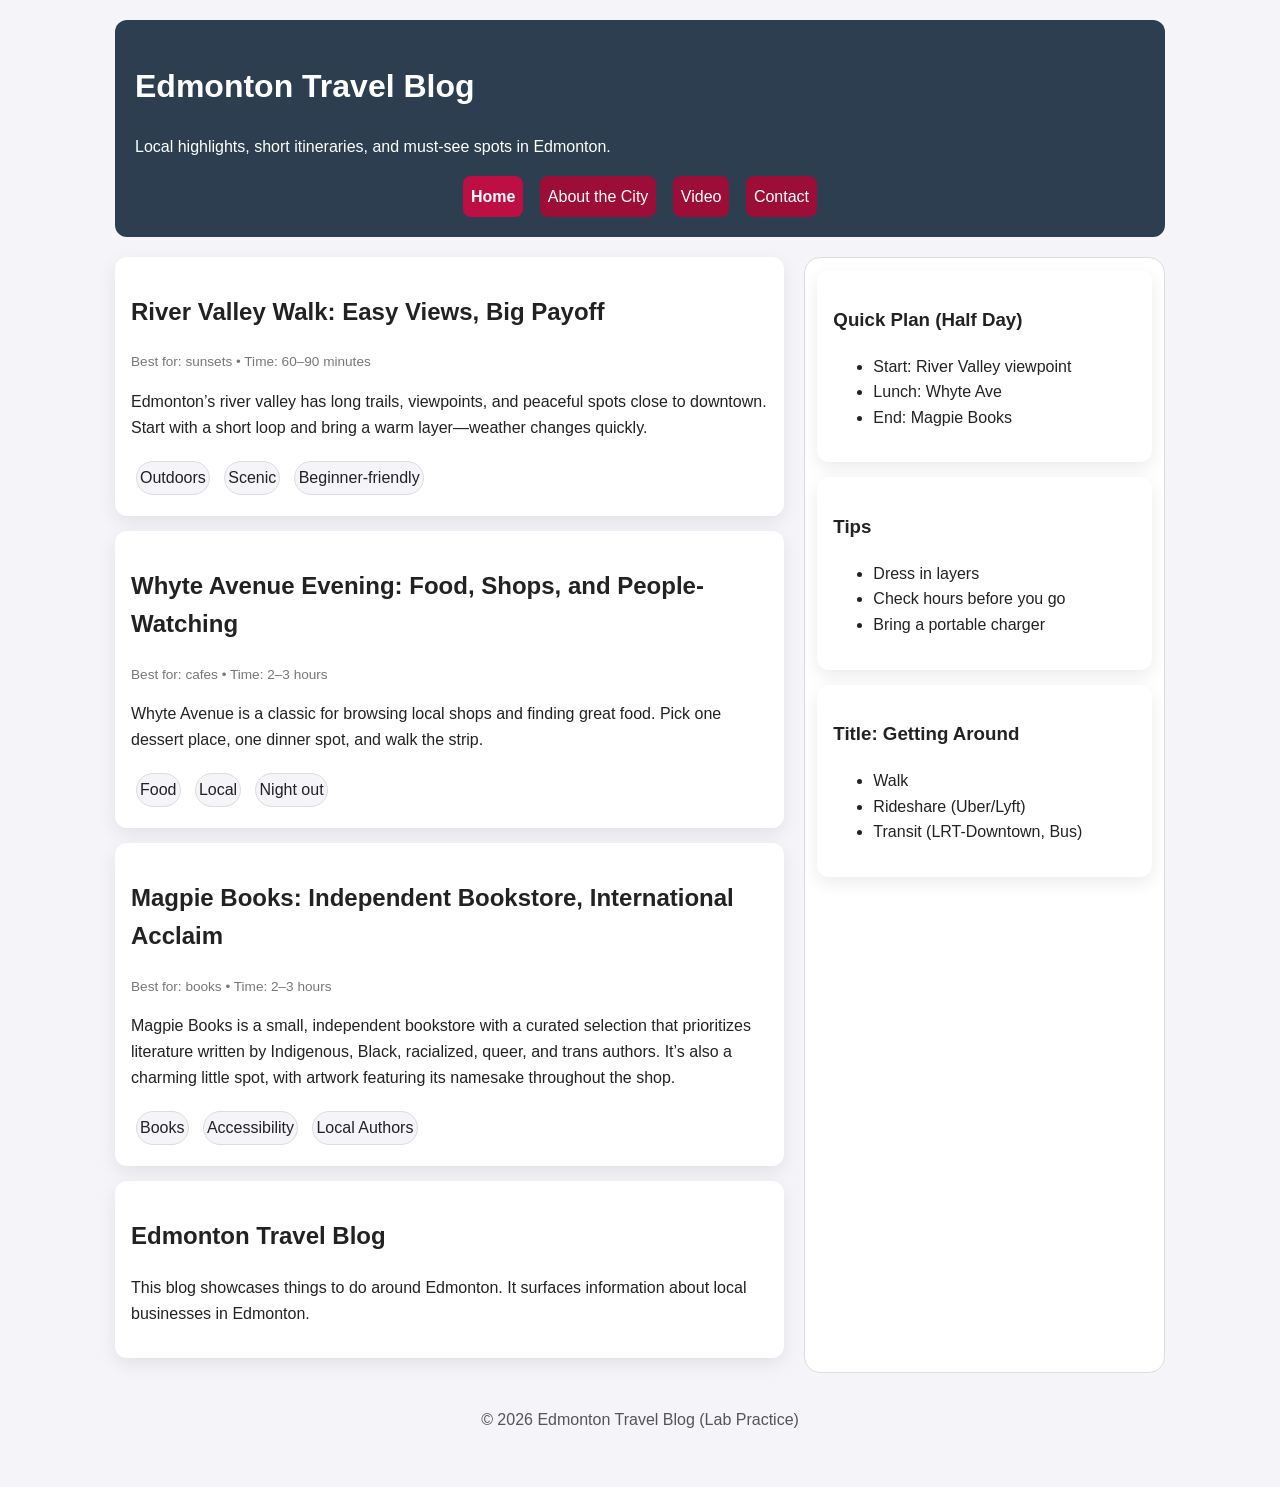
<file: index.html>
<!doctype html>
<html lang="en">
  <head>
    <meta charset="UTF-8" />
    <meta name="viewport" content="width=device-width, initial-scale=1" />
    <title>Edmonton Travel Blog | Home</title>
    <link href="css/styles.css" rel="stylesheet" />
    <link rel="icon" type="image/png" href="/static/favicon.ico" />
  </head>
  <body>
    <!-- Container centers the site and controls max-width -->
    <div class="container">
      <header class="site-header">
        <h1>Edmonton Travel Blog</h1>
        <p>
          Local highlights, short itineraries, and must-see spots in Edmonton.
        </p>
        <!-- Navigation is a list; CSS will turn it into a nav bar -->
        <nav class="site-nav">
          <ul>
            <li><a class="active" href="index.html">Home</a></li>
            <li><a href="city.html">About the City</a></li>
            <li><a href="video.html">Video</a></li>
            <li><a href="contact.html">Contact</a></li>
          </ul>
        </nav>
      </header>
      <!-- Two-column layout: main content + sidebar -->
      <main class="layout">
        <section class="main">
          <article class="card">
            <h2>River Valley Walk: Easy Views, Big Payoff</h2>
            <div class="meta">Best for: sunsets • Time: 60–90 minutes</div>
            <p>
              Edmonton’s river valley has long trails, viewpoints, and peaceful
              spots close to downtown. Start with a short loop and bring a warm
              layer—weather changes quickly.
            </p>
            <div class="tags">
              <span class="tag">Outdoors</span>
              <span class="tag">Scenic</span>
              <span class="tag">Beginner-friendly</span>
            </div>
          </article>
          <article class="card">
            <h2>Whyte Avenue Evening: Food, Shops, and People-Watching</h2>
            <div class="meta">Best for: cafes • Time: 2–3 hours</div>
            <p>
              Whyte Avenue is a classic for browsing local shops and finding
              great food. Pick one dessert place, one dinner spot, and walk the
              strip.
            </p>
            <div class="tags">
              <span class="tag">Food</span>
              <span class="tag">Local</span>
              <span class="tag">Night out</span>
            </div>
          </article>
          <article class="card">
            <h2>Magpie Books: Independent Bookstore, International Acclaim</h2>
            <div class="meta">Best for: books • Time: 2–3 hours</div>
            <p>
              Magpie Books is a small, independent bookstore with a curated
              selection that prioritizes literature written by Indigenous,
              Black, racialized, queer, and trans authors. It’s also a charming
              little spot, with artwork featuring its namesake throughout the
              shop.
            </p>
            <div class="tags">
              <span class="tag">Books</span>
              <span class="tag">Accessibility</span>
              <span class="tag">Local Authors</span>
            </div>
          </article>

          <div class="card">
            <h2>Edmonton Travel Blog</h2>
            <p>
              This blog showcases things to do around Edmonton. It surfaces
              information about local businesses in Edmonton.
            </p>
          </div>
        </section>
        <aside class="sidebar">
          <div class="card">
            <h3>Quick Plan (Half Day)</h3>
            <ul>
              <li>Start: River Valley viewpoint</li>
              <li>Lunch: Whyte Ave</li>
              <li>End: Magpie Books</li>
            </ul>
          </div>
          <div class="card">
            <h3>Tips</h3>
            <ul>
              <li>Dress in layers</li>
              <li>Check hours before you go</li>
              <li>Bring a portable charger</li>
            </ul>
          </div>
          <div class="card">
            <h3>Title: Getting Around</h3>
            <ul>
              <li>Walk</li>
              <li>Rideshare (Uber/Lyft)</li>
              <li>Transit (LRT-Downtown, Bus)</li>
            </ul>
          </div>
        </aside>
      </main>
      <footer class="site-footer">
        <p>&copy; 2026 Edmonton Travel Blog (Lab Practice)</p>
      </footer>
    </div>
  </body>
</html>
</file>
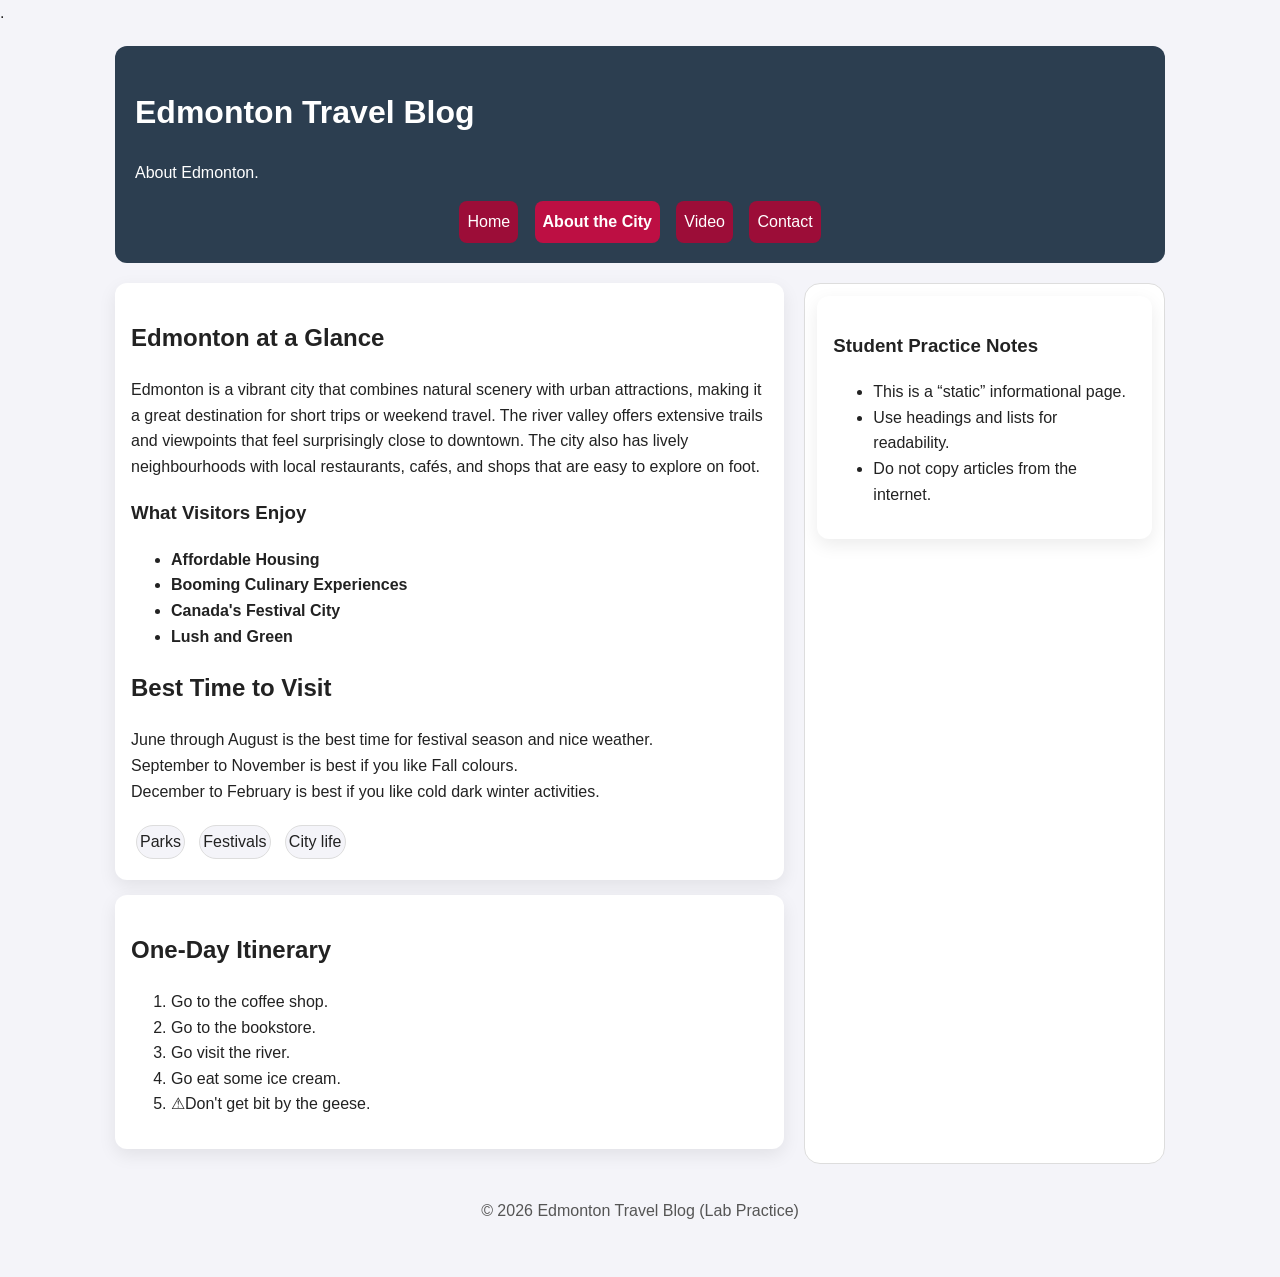
<file: city.html>
.<!doctype html>
<html lang="en">
  <head>
    <meta charset="UTF-8" />
    <meta name="viewport" content="width=device-width, initial-scale=1" />
    <title>Edmonton Travel Blog | About the City</title>
    <link href="css/styles.css" rel="stylesheet" />
    <link rel="icon" type="image/png" href="/static/favicon.ico" />
  </head>
  <body>
    <div class="container">
      <header class="site-header">
        <h1>Edmonton Travel Blog</h1>
        <p>About Edmonton.</p>
        <!-- Navigation is a list; CSS will turn it into a nav bar -->
        <nav class="site-nav">
          <ul>
            <li><a href="index.html">Home</a></li>
            <li><a class="active" href="city.html">About the City</a></li>
            <li><a href="video.html">Video</a></li>
            <li><a href="contact.html">Contact</a></li>
          </ul>
        </nav>
      </header>
      <main class="layout">
        <section class="main">
          <div class="card">
            <h2>Edmonton at a Glance</h2>
            <p>
              Edmonton is a vibrant city that combines natural scenery with
              urban attractions, making it a great destination for short trips
              or weekend travel. The river valley offers extensive trails and
              viewpoints that feel surprisingly close to downtown. The city also
              has lively neighbourhoods with local restaurants, cafés, and shops
              that are easy to explore on foot.
            </p>
            <h3>What Visitors Enjoy</h3>
            <ul>
              <li>
                <strong>Affordable Housing</strong>
              </li>
              <li>
                <strong>Booming Culinary Experiences</strong>
              </li>
              <li>
                <strong>Canada's Festival City</strong>
              </li>
              <li>
                <strong>Lush and Green</strong>
              </li>
            </ul>

            <h2>Best Time to Visit</h2>
            <p>
              June through August is the best time for festival season and nice
              weather. <br />
              September to November is best if you like Fall colours.<br />
              December to February is best if you like cold dark winter
              activities.
            </p>
            <div class="tags">
              <span class="tag">Parks</span>
              <span class="tag">Festivals</span>
              <span class="tag">City life</span>
            </div>
          </div>
          <div class="card">
            <h2>One-Day Itinerary</h2>
            <ol>
              <li>Go to the coffee shop.</li>
              <li>Go to the bookstore.</li>
              <li>Go visit the river.</li>
              <li>Go eat some ice cream.</li>
              <!-- Warning Symbol -->
              <li>&#9888;Don't get bit by the geese.</li>
            </ol>
          </div>
        </section>
        <aside class="sidebar">
          <div class="card">
            <h3>Student Practice Notes</h3>
            <ul>
              <li>This is a “static” informational page.</li>
              <li>Use headings and lists for readability.</li>
              <li>Do not copy articles from the internet.</li>
            </ul>
          </div>
        </aside>
      </main>
      <footer class="site-footer">
        <p>&copy; 2026 Edmonton Travel Blog (Lab Practice)</p>
      </footer>
    </div>
  </body>
</html>
</file>
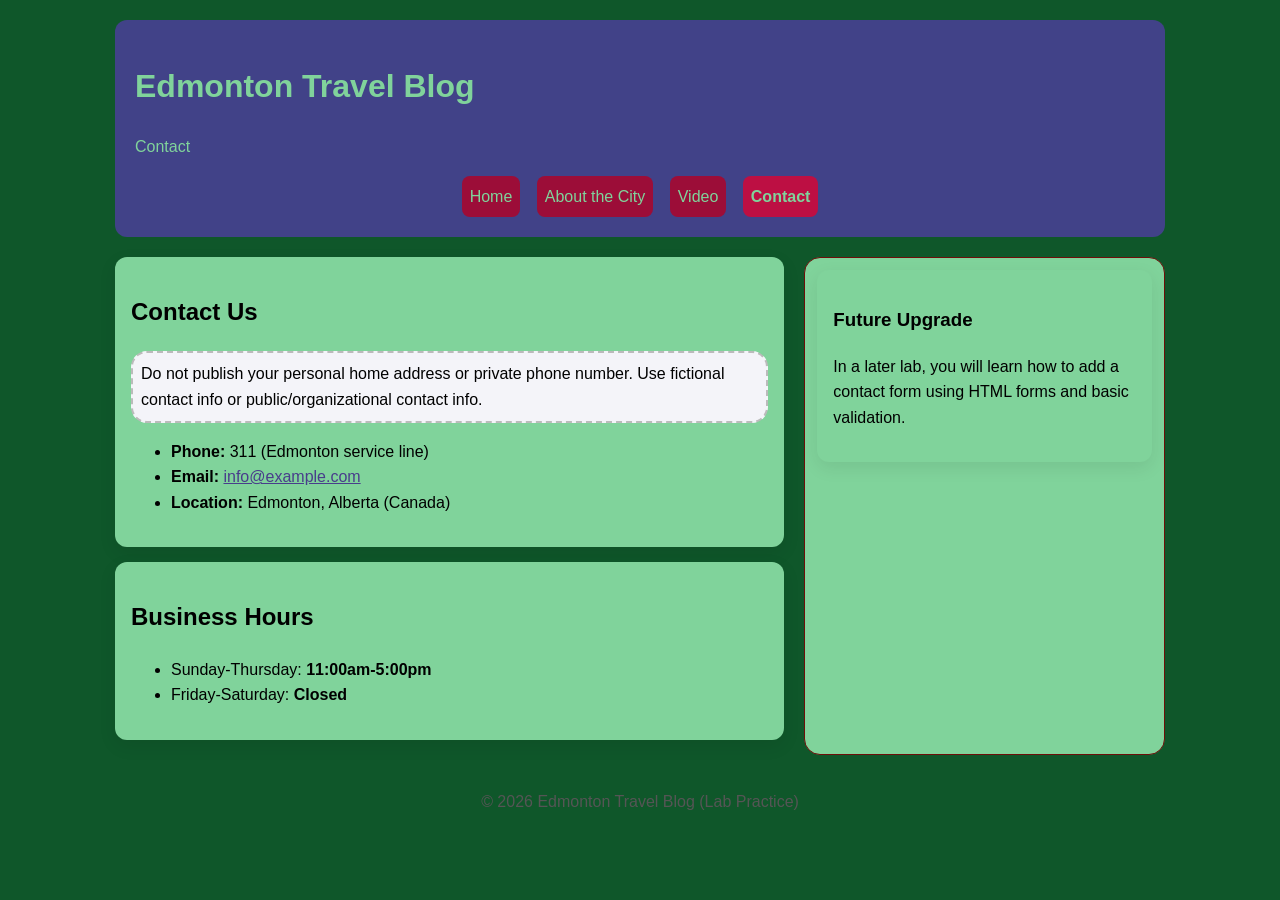
<file: contact.html>
<!doctype html>
<html lang="en">
  <head>
    <meta charset="UTF-8" />
    <meta name="viewport" content="width=device-width, initial-scale=1" />
    <title>Edmonton Travel Blog | Contact</title>
    <link rel="stylesheet" href="css/styles.css" />
    <link rel="icon" type="image/png" href="/static/favicon.ico" />
  </head>
  <body class="theme-dark">
    <div class="container">
      <header class="site-header">
        <h1>Edmonton Travel Blog</h1>
        <p>Contact</p>
        <nav class="site-nav">
          <ul>
            <li><a href="index.html">Home</a></li>
            <li><a href="city.html">About the City</a></li>
            <li><a href="video.html">Video</a></li>
            <li><a class="active" href="contact.html">Contact</a></li>
          </ul>
        </nav>
      </header>
      <main class="layout">
        <section class="main">
          <div class="card">
            <h2>Contact Us</h2>
            <p class="notice">
              Do not publish your personal home address or private phone number.
              Use fictional contact info or public/organizational contact info.
            </p>
            <ul>
              <li><strong>Phone:</strong> 311 (Edmonton service line)</li>
              <li>
                <strong>Email:</strong>
                <a href="mailto:info@example.com">info@example.com</a>
              </li>
              <li><strong>Location:</strong> Edmonton, Alberta (Canada)</li>
            </ul>
          </div>
          <div class="card">
            <h2>Business Hours</h2>
            <ul>
              <li>Sunday-Thursday: <strong>11:00am-5:00pm</strong></li>
              <li>Friday-Saturday: <strong>Closed</strong></li>
            </ul>
          </div>
        </section>
        <aside class="sidebar">
          <div class="card">
            <h3>Future Upgrade</h3>
            <p>
              In a later lab, you will learn how to add a contact form using
              HTML forms and basic validation.
            </p>
          </div>
        </aside>
      </main>
      <footer class="site-footer">
        <p>&copy; 2026 Edmonton Travel Blog (Lab Practice)</p>
      </footer>
    </div>
  </body>
</html>
</file>
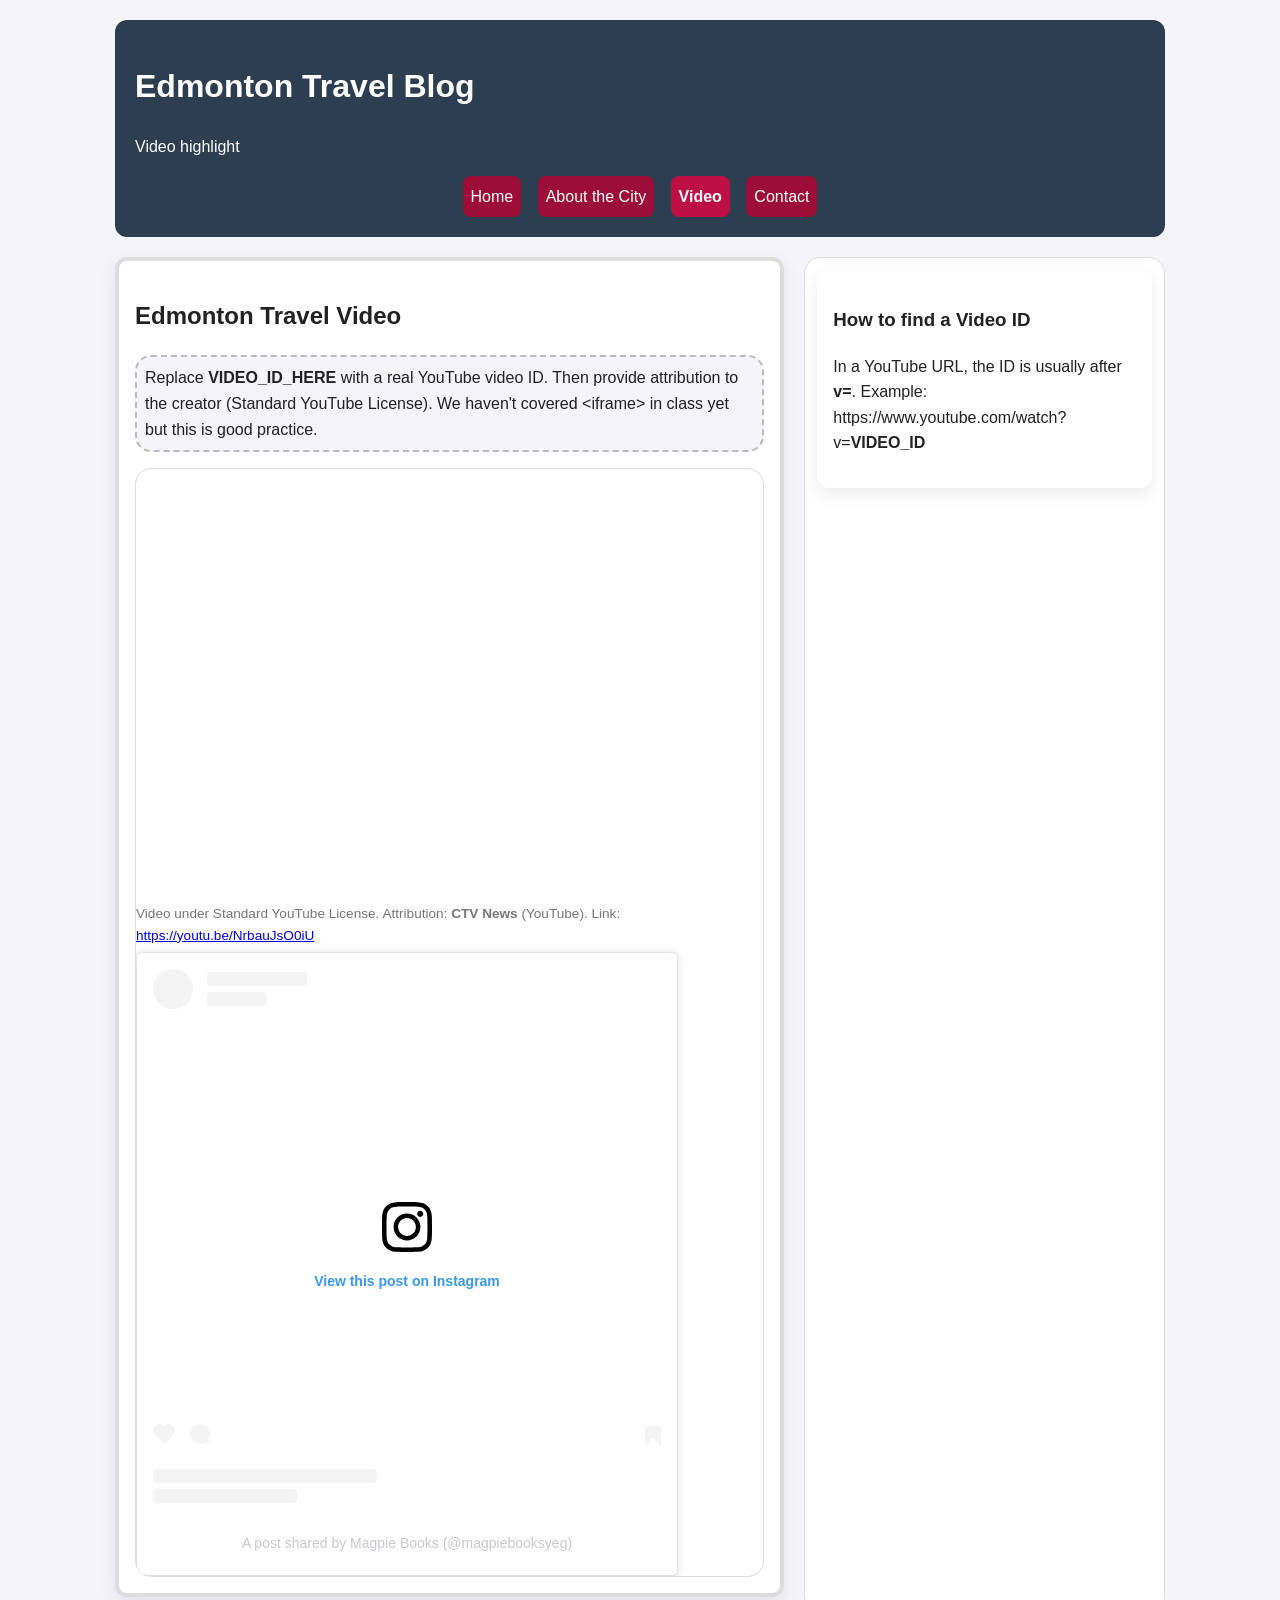
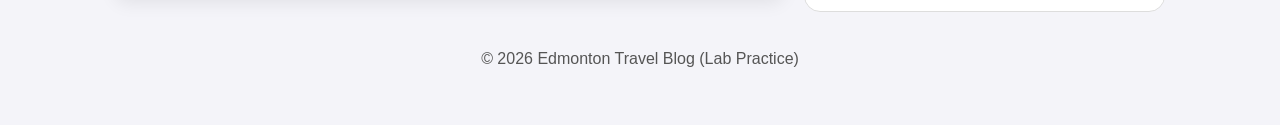
<file: video.html>
<!doctype html>
<html lang="en">
  <head>
    <meta charset="UTF-8" />
    <meta name="viewport" content="width=device-width, initial-scale=1" />
    <title>Edmonton Travel Blog | Video</title>
    <link rel="stylesheet" href="css/styles.css" />
    <link rel="icon" type="image/png" href="/static/favicon.ico" />
  </head>
  <body>
    <div class="container">
      <header class="site-header">
        <h1>Edmonton Travel Blog</h1>
        <p>Video highlight</p>
        <nav class="site-nav">
          <ul>
            <li><a href="index.html">Home</a></li>
            <li><a href="city.html">About the City</a></li>
            <li><a class="active" href="video.html">Video</a></li>
            <li><a href="contact.html">Contact</a></li>
          </ul>
        </nav>
      </header>
      <main class="layout">
        <section class="main">
          <div class="card" id="featured-video">
            <h2>Edmonton Travel Video</h2>
            <p class="notice">
              Replace <strong>VIDEO_ID_HERE</strong> with a real YouTube video
              ID. Then provide attribution to the creator (Standard YouTube
              License). We haven't covered &lt;iframe&gt; in class yet but this
              is good practice.
            </p>
            <div class="video-wrap">
              <!-- TODO (HTML #8):
Add a YouTube video using an <iframe> embed. Take the video ID from a
normal YouTube link then place it into the embed format. For example,
if the link is https://www.youtube.com/watch?v=EfJo3MHFkFI, the video
ID is EfJo3MHFkFI, so your iframe src becomes
https://www.youtube.com/embed/EfJo3MHFkFI. Keep the iframe attributes
(title, allow, allowfullscreen) so the player works correctly. After
the iframe, include attribution by writing the creator’s name and
adding a working link to the video or creator’s channel; if the video
cannot be embedded (it may say playback is disabled on other websites),
choose a different YouTube video that allows embedding.
 -->
              <iframe
                width="560"
                height="315"
                src="https://www.youtube.com/embed/NrbauJsO0iU?si=dRCfJjueaxKpc5n9"
                title="YouTube video player"
                frameborder="0"
                allow="
                  accelerometer;
                  autoplay;
                  clipboard-write;
                  encrypted-media;
                  gyroscope;
                  picture-in-picture;
                  web-share;
                "
                referrerpolicy="strict-origin-when-cross-origin"
                allowfullscreen
              ></iframe>
              <p class="meta">
                Video under Standard YouTube License. Attribution:
                <strong>CTV News</strong> (YouTube). Link:
                <a
                  href="https://youtu.be/NrbauJsO0iU"
                  target="_blank"
                  rel="noopener"
                  >https://youtu.be/NrbauJsO0iU</a
                >
              </p>
              <blockquote
                class="instagram-media"
                data-instgrm-captioned
                data-instgrm-permalink="https://www.instagram.com/p/DdKcP2vkg1l/?utm_source=ig_embed&amp;utm_campaign=loading"
                data-instgrm-version="14"
                style="
                  background: #fff;
                  border: 0;
                  border-radius: 3px;
                  box-shadow:
                    0 0 1px 0 rgba(0, 0, 0, 0.5),
                    0 1px 10px 0 rgba(0, 0, 0, 0.15);
                  margin: 1px;
                  max-width: 540px;
                  min-width: 326px;
                  padding: 0;
                  width: 99.375%;
                  width: -webkit-calc(100% - 2px);
                  width: calc(100% - 2px);
                "
              >
                <div style="padding: 16px">
                  <a
                    href="https://www.instagram.com/p/DdKcP2vkg1l/?utm_source=ig_embed&amp;utm_campaign=loading"
                    style="
                      background: #ffffff;
                      line-height: 0;
                      padding: 0 0;
                      text-align: center;
                      text-decoration: none;
                      width: 100%;
                    "
                    target="_blank"
                  >
                    <div
                      style="
                        display: flex;
                        flex-direction: row;
                        align-items: center;
                      "
                    >
                      <div
                        style="
                          background-color: #f4f4f4;
                          border-radius: 50%;
                          flex-grow: 0;
                          height: 40px;
                          margin-right: 14px;
                          width: 40px;
                        "
                      ></div>
                      <div
                        style="
                          display: flex;
                          flex-direction: column;
                          flex-grow: 1;
                          justify-content: center;
                        "
                      >
                        <div
                          style="
                            background-color: #f4f4f4;
                            border-radius: 4px;
                            flex-grow: 0;
                            height: 14px;
                            margin-bottom: 6px;
                            width: 100px;
                          "
                        ></div>
                        <div
                          style="
                            background-color: #f4f4f4;
                            border-radius: 4px;
                            flex-grow: 0;
                            height: 14px;
                            width: 60px;
                          "
                        ></div>
                      </div>
                    </div>
                    <div style="padding: 19% 0"></div>
                    <div
                      style="
                        display: block;
                        height: 50px;
                        margin: 0 auto 12px;
                        width: 50px;
                      "
                    >
                      <svg
                        width="50px"
                        height="50px"
                        viewBox="0 0 60 60"
                        version="1.1"
                        xmlns="https://www.w3.org/2000/svg"
                        xmlns:xlink="https://www.w3.org/1999/xlink"
                      >
                        <g
                          stroke="none"
                          stroke-width="1"
                          fill="none"
                          fill-rule="evenodd"
                        >
                          <g
                            transform="translate(-511.000000, -20.000000)"
                            fill="#000000"
                          >
                            <g>
                              <path
                                d="M556.869,30.41 C554.814,30.41 553.148,32.076 553.148,34.131 C553.148,36.186 554.814,37.852 556.869,37.852 C558.924,37.852 560.59,36.186 560.59,34.131 C560.59,32.076 558.924,30.41 556.869,30.41 M541,60.657 C535.114,60.657 530.342,55.887 530.342,50 C530.342,44.114 535.114,39.342 541,39.342 C546.887,39.342 551.658,44.114 551.658,50 C551.658,55.887 546.887,60.657 541,60.657 M541,33.886 C532.1,33.886 524.886,41.1 524.886,50 C524.886,58.899 532.1,66.113 541,66.113 C549.9,66.113 557.115,58.899 557.115,50 C557.115,41.1 549.9,33.886 541,33.886 M565.378,62.101 C565.244,65.022 564.756,66.606 564.346,67.663 C563.803,69.06 563.154,70.057 562.106,71.106 C561.058,72.155 560.06,72.803 558.662,73.347 C557.607,73.757 556.021,74.244 553.102,74.378 C549.944,74.521 548.997,74.552 541,74.552 C533.003,74.552 532.056,74.521 528.898,74.378 C525.979,74.244 524.393,73.757 523.338,73.347 C521.94,72.803 520.942,72.155 519.894,71.106 C518.846,70.057 518.197,69.06 517.654,67.663 C517.244,66.606 516.755,65.022 516.623,62.101 C516.479,58.943 516.448,57.996 516.448,50 C516.448,42.003 516.479,41.056 516.623,37.899 C516.755,34.978 517.244,33.391 517.654,32.338 C518.197,30.938 518.846,29.942 519.894,28.894 C520.942,27.846 521.94,27.196 523.338,26.654 C524.393,26.244 525.979,25.756 528.898,25.623 C532.057,25.479 533.004,25.448 541,25.448 C548.997,25.448 549.943,25.479 553.102,25.623 C556.021,25.756 557.607,26.244 558.662,26.654 C560.06,27.196 561.058,27.846 562.106,28.894 C563.154,29.942 563.803,30.938 564.346,32.338 C564.756,33.391 565.244,34.978 565.378,37.899 C565.522,41.056 565.552,42.003 565.552,50 C565.552,57.996 565.522,58.943 565.378,62.101 M570.82,37.631 C570.674,34.438 570.167,32.258 569.425,30.349 C568.659,28.377 567.633,26.702 565.965,25.035 C564.297,23.368 562.623,22.342 560.652,21.575 C558.743,20.834 556.562,20.326 553.369,20.18 C550.169,20.033 549.148,20 541,20 C532.853,20 531.831,20.033 528.631,20.18 C525.438,20.326 523.257,20.834 521.349,21.575 C519.376,22.342 517.703,23.368 516.035,25.035 C514.368,26.702 513.342,28.377 512.574,30.349 C511.834,32.258 511.326,34.438 511.181,37.631 C511.035,40.831 511,41.851 511,50 C511,58.147 511.035,59.17 511.181,62.369 C511.326,65.562 511.834,67.743 512.574,69.651 C513.342,71.625 514.368,73.296 516.035,74.965 C517.703,76.634 519.376,77.658 521.349,78.425 C523.257,79.167 525.438,79.673 528.631,79.82 C531.831,79.965 532.853,80.001 541,80.001 C549.148,80.001 550.169,79.965 553.369,79.82 C556.562,79.673 558.743,79.167 560.652,78.425 C562.623,77.658 564.297,76.634 565.965,74.965 C567.633,73.296 568.659,71.625 569.425,69.651 C570.167,67.743 570.674,65.562 570.82,62.369 C570.966,59.17 571,58.147 571,50 C571,41.851 570.966,40.831 570.82,37.631"
                              ></path>
                            </g>
                          </g>
                        </g>
                      </svg>
                    </div>
                    <div style="padding-top: 8px">
                      <div
                        style="
                          color: #3897f0;
                          font-family: Arial, sans-serif;
                          font-size: 14px;
                          font-style: normal;
                          font-weight: 550;
                          line-height: 18px;
                        "
                      >
                        View this post on Instagram
                      </div>
                    </div>
                    <div style="padding: 12.5% 0"></div>
                    <div
                      style="
                        display: flex;
                        flex-direction: row;
                        margin-bottom: 14px;
                        align-items: center;
                      "
                    >
                      <div>
                        <div
                          style="
                            background-color: #f4f4f4;
                            border-radius: 50%;
                            height: 12.5px;
                            width: 12.5px;
                            transform: translateX(0px) translateY(7px);
                          "
                        ></div>
                        <div
                          style="
                            background-color: #f4f4f4;
                            height: 12.5px;
                            transform: rotate(-45deg) translateX(3px)
                              translateY(1px);
                            width: 12.5px;
                            flex-grow: 0;
                            margin-right: 14px;
                            margin-left: 2px;
                          "
                        ></div>
                        <div
                          style="
                            background-color: #f4f4f4;
                            border-radius: 50%;
                            height: 12.5px;
                            width: 12.5px;
                            transform: translateX(9px) translateY(-18px);
                          "
                        ></div>
                      </div>
                      <div style="margin-left: 8px">
                        <div
                          style="
                            background-color: #f4f4f4;
                            border-radius: 50%;
                            flex-grow: 0;
                            height: 20px;
                            width: 20px;
                          "
                        ></div>
                        <div
                          style="
                            width: 0;
                            height: 0;
                            border-top: 2px solid transparent;
                            border-left: 6px solid #f4f4f4;
                            border-bottom: 2px solid transparent;
                            transform: translateX(16px) translateY(-4px)
                              rotate(30deg);
                          "
                        ></div>
                      </div>
                      <div style="margin-left: auto">
                        <div
                          style="
                            width: 0px;
                            border-top: 8px solid #f4f4f4;
                            border-right: 8px solid transparent;
                            transform: translateY(16px);
                          "
                        ></div>
                        <div
                          style="
                            background-color: #f4f4f4;
                            flex-grow: 0;
                            height: 12px;
                            width: 16px;
                            transform: translateY(-4px);
                          "
                        ></div>
                        <div
                          style="
                            width: 0;
                            height: 0;
                            border-top: 8px solid #f4f4f4;
                            border-left: 8px solid transparent;
                            transform: translateY(-4px) translateX(8px);
                          "
                        ></div>
                      </div>
                    </div>
                    <div
                      style="
                        display: flex;
                        flex-direction: column;
                        flex-grow: 1;
                        justify-content: center;
                        margin-bottom: 24px;
                      "
                    >
                      <div
                        style="
                          background-color: #f4f4f4;
                          border-radius: 4px;
                          flex-grow: 0;
                          height: 14px;
                          margin-bottom: 6px;
                          width: 224px;
                        "
                      ></div>
                      <div
                        style="
                          background-color: #f4f4f4;
                          border-radius: 4px;
                          flex-grow: 0;
                          height: 14px;
                          width: 144px;
                        "
                      ></div></div
                  ></a>
                  <p
                    style="
                      color: #c9c8cd;
                      font-family: Arial, sans-serif;
                      font-size: 14px;
                      line-height: 17px;
                      margin-bottom: 0;
                      margin-top: 8px;
                      overflow: hidden;
                      padding: 8px 0 7px;
                      text-align: center;
                      text-overflow: ellipsis;
                      white-space: nowrap;
                    "
                  >
                    <a
                      href="https://www.instagram.com/p/DdKcP2vkg1l/?utm_source=ig_embed&amp;utm_campaign=loading"
                      style="
                        color: #c9c8cd;
                        font-family: Arial, sans-serif;
                        font-size: 14px;
                        font-style: normal;
                        font-weight: normal;
                        line-height: 17px;
                        text-decoration: none;
                      "
                      target="_blank"
                      >A post shared by Magpie Books (@magpiebooksyeg)</a
                    >
                  </p>
                </div>
              </blockquote>
              <script async src="//www.instagram.com/embed.js"></script>
            </div>
          </div>
        </section>
        <aside class="sidebar">
          <div class="card">
            <h3>How to find a Video ID</h3>
            <p>
              In a YouTube URL, the ID is usually after <strong>v=</strong>.
              Example: https://www.youtube.com/watch?v=<strong>VIDEO_ID</strong>
            </p>
          </div>
        </aside>
      </main>
      <footer class="site-footer">
        <p>&copy; 2026 Edmonton Travel Blog (Lab Practice)</p>
      </footer>
    </div>
  </body>
</html>
</file>
<file: css/styles.css>
/* ---------------------------
 style.css (Student Tasks Version)
 Selectors + Box Model + Variables
 ---------------------------
 HOW TO USE THIS FILE:
 - Keep the selectors as they are (e.g., .site-nav a).
 Only add properties inside { }.
 - Use CSS variables with var(--name) whenever possible.
 - Use the Box Model (padding, margin, border, border-radius) to
 create spacing and “button/card” looks.
 - After each edit: Save → Refresh the browser.
 DEBUG TIP (CSS Cascade):
 If a style does not apply, check:
 1) selector matches the HTML element
 2) you saved the file
 3) no typos (property names, missing semicolons)
 4) whether another rule overrides it (order/specificity)
*/
/* ---------------------------
 CSS Variables:
 You may keep these values or adjust them to create a different theme.
 Typical values:
 - colors in hex (#RRGGBB)
 - common neutrals: light background, dark text
 - one accent color used for highlights/hover
 --------------------------- */
:root {
    /* Targets mailto links only*/
    a[href^="mailto"]{ color: darkslateblue; }
  --bg: #f4f4f9;
  /* background color (light) */
  --text: #222;
  /* main text color (dark) */
  --primary: #2c3e50;
  /* header/nav background color */
  --accent: #0a6c74;
  /* highlight/hover color */
  --white: #ffffff;
  /* white */
  --border: #ddd;
  /* light border color */
}
/* Base styles (inheritance applies to many text properties)
 You can adjust:
 - font-family (Arial, Helvetica, sans-serif)
 - line-height (e.g., 1.4 to 1.8)
 - background and color using variables */
body {
  margin: 0;
  font-family: Arial, sans-serif;
  background: var(--bg);
  color: var(--text);
  line-height: 1.6;
}
/* Centers page content and prevents text from stretching too wide
 You can adjust:
 - max-width (e.g., 900px to 1200px)
 - padding (e.g., 16px to 32px) */
.container {
  max-width: 1050px;
  margin: 0 auto;
  padding: 20px;
}
/* Header “banner”
 You can adjust:
 - padding (e.g., 16px–28px)
 - border-radius (e.g., 8px–16px)
 - background using var(--primary) */
.site-header {
  background: var(--primary);
  color: var(--white);
  padding: 20px;
  border-radius: 12px;
}
/* ---------------------------
 Descendant selectors:
 The UL is styled only inside .site-nav so other lists are unaffected.
 Typical values:
 - list-style: none; removes bullets
 - text-align: center; centers the menu
 --------------------------- */
.site-nav ul {
  list-style: none;
  margin: 0;
  padding: 0;
  text-align: center;
}
/* Each LI controls positioning of each menu item.
 Typical values:
 - display: inline-block; puts items side-by-side
 - margin: small horizontal spacing like 4px–12px */
.site-nav li {
  display: inline-block;
  margin: 0 6px;
}
/* TODO (CSS #1): Nav links as buttons
 Target: .site-nav a (the clickable element)
 Typical values:
 - display: inline-block so padding/background behave like a “button”.
 You should define more properties to make links look like buttons:
 - text color: usually var(--white)
 - remove underline: text-decoration (often 'none')
 - padding: increases clickable area (common: vertical 8–12px, horizontal 12–22px)
 - border-radius: rounding (common: 4px–12px; or 999px for pill style)

 Optional additions:
 - background for non-hover state (transparent or subtle)
 - font-weight (normal/bold)
 - transition: smooth hover effect (often background-color 0.2s–0.3s)
*/
.site-nav a {
  display: inline-block;
  text-decoration: none;
  color: var(--white);
  padding: 0.5em 0.5em;
  border-radius: 0.5em;
  background-color: #9c0d38;
  background-image: linear-gradient(var(--white));
  background-repeat: no-repeat;
  background-position:
    left bottom,
    right bottom;
  background-size:
    0% 2px,
    0% 2px;
  transition: background-size 0.3s ease;
}

/* TODO (CSS #2): Hover effect
 Target: .site-nav a:hover
 You should define what changes when the mouse hovers:
 - background color: commonly var(--accent)
 - optionally adjust text color (if contrast becomes poor)
 - optionally change underline/border effect instead of background (design choice)
*/
.site-nav a:hover,
.site-nav a:focus-visible {
  background-size: 100% 2px;

  /* add properties here */
}
/* TODO (CSS #3): Active link highlight
 Target: .site-nav a.active
 This should make the current page link look “selected.”
 Common approaches (choose one):
 - subtle background (semi-transparent white)
 - underline or border-bottom
 - slightly different text color
 - stronger font-weight
 Keep it visually consistent with your hover style.
*/
.site-nav a.active {
  background-color: #bd0f43;
  font-weight: bold;
  /* add properties here */
}
/* Two-column layout (Flexbox)
 You may keep this as-is. CSS Layouts will be taught be in a future lecture
 Typical values:
 - gap: 12px–28px */
.layout {
  margin-top: 20px;
  display: flex;
  gap: 20px;
}
.main {
  flex: 2;
}
.sidebar {
  flex: 1;
}
/* TODO (CSS #4): Sidebar card look
 Target: .sidebar
 Goal: Make the sidebar area look like a clean panel.
 Typical properties:
 - background: var(--white)
 - padding: 12px–20px
 - border: 1px solid var(--border)
 - border-radius: 8px–16px
 Optional:
 - slightly different background (very light tint)
*/
.sidebar {
  background: var(--white);
  padding: 12px 12px;
  border: 1px solid var(--border);
  border-radius: 1em;
}
/* TODO (CSS #5): Card styling (Box Model)
 Target: .card
 Goal: Make every card look like a readable block.
 Typical properties:
 - background: var(--white)
 - padding: 14px–20px
 - margin-bottom: 12px–18px
 - border: 1px solid var(--border)
 - border-radius: 8px–16px
 Optional:
 - box-shadow for depth (subtle; do not overdo)
*/
.card {
  background: var(--white);
  padding: 16px;
  margin-bottom: 15px;
  border-radius: 12px;
  box-shadow: 0 6px 18px rgba(0, 0, 0, 0.08);
}
/* TODO (CSS #6): Meta line
 Target: .meta
 Goal: Smaller, less prominent text than body content.
 Typical properties:
 - font-size: around 0.85rem–0.95rem
 - color: a muted grey (e.g., #666 or #777)
 - margin-bottom: 6px–12px
*/
.meta {
  font-size: 0.85rem;
  color: #777;
  margin-bottom: 0.5em;
  /* add properties here */
}
/* TODO (CSS #7): Tag “pill” styling
 Target: .tag

 Typical values:
 - display: inline-block so padding/background behave properly.

 Goal: Define more properties to make tags look like pill labels
 - padding: small (vertical 4–7px, horizontal 10–16px)
 - margin: small spacing between tags
 - border: 1px solid (often #ccc or var(--border))
 - border-radius: very large (e.g., 999px) for pill shape
  Optional:
 - background: white or very light tint
 - text color: var(--primary) or var(--text)
*/
.tag {
  display: inline-block;
  margin: 0.3em;
  border: 1px solid var(--border);
  border-radius: 3em;
  padding: 0.2em;
  background: #f4f4f9;
  /* add more properties here */
}
/* TODO (CSS #8): Video container
 Target: .video-wrap
 Goal: The iframe should appear inside a neat frame with rounded corners.
 Typical properties:
 - border: 1px solid var(--border)
 - border-radius: 8px–16px
 - overflow: hidden (important for rounded corners)
 - background: #000 (prevents white gaps around the video)
*/
.video-wrap {
  border: 1px solid var(--border);
  border-radius: 1em;
  overflow: hidden;
  /* add properties here */
}
.video-wrap iframe:not(.instagram-media) {
  width: 100%;
  height: 420px;
  border: 0;
  display: block;
}
/* TODO (CSS #9): ID selector example
 Target: #featured-video
 - styles ONLY the element with id="featured-video"

 Goal: Use this to emphasize the featured section
 - this is more specific than .card
*/
#featured-video {
  border: 4px solid var(--border);

  /* Examples of what you CAN define here:
 - a different border style (solid/dashed)
 - a thicker border width
 - extra padding or margin
 - a subtle background tint
 - a stronger border-left accent
 */
}
/* TODO (CSS #10): Notice styling
 Target: .notice
 Goal: Make instruction boxes stand out.
 Typical properties:
 - border: dashed (e.g., 1px dashed #bbb)
 - padding: 10px–14px
 - border-radius: 8px–16px
 Optional:
 - background: white or a very light tint
 - slightly muted text color
*/
.notice {
  border: 2px dashed #bbb;
  padding: 0.5em;
  border-radius: 1em;
  background: #f4f4f9;
  /* add properties here */
}
/* Dark Mode */
.theme-dark{
 --bg:#0f572a;
 --text:#000000;
 --primary:#414288;
 --accent:#38bdf8;
 --white:#80D39B;
 --border:#6E0E0A;
}
/* Footer
 You can adjust padding and color but keep it readable. */
.site-footer {
  text-align: center;
  padding: 18px 10px;
  color: #555;
}
</file>
